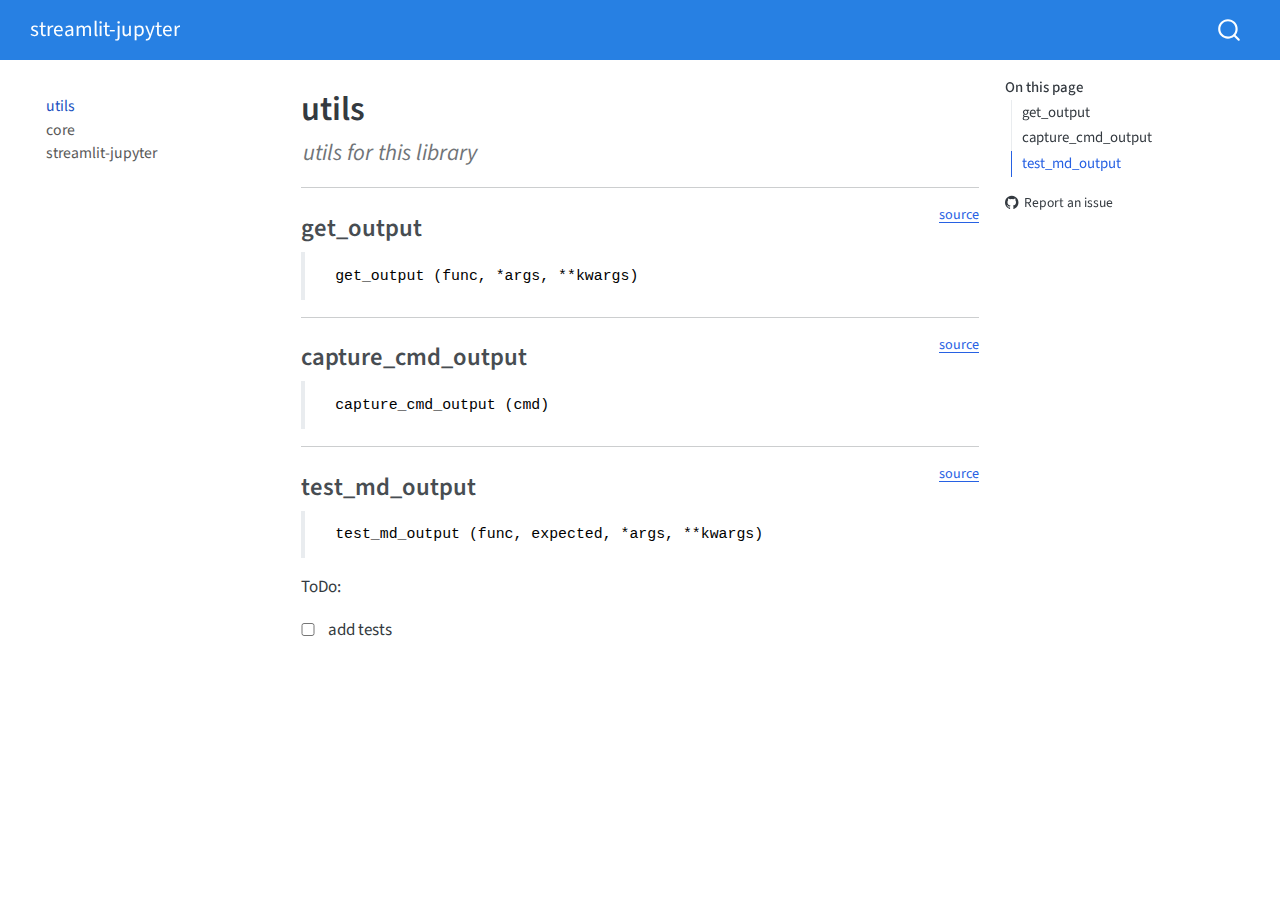
<file: utils.html>
<!DOCTYPE html>
<html xmlns="http://www.w3.org/1999/xhtml" lang="en" xml:lang="en"><head>

<meta charset="utf-8">
<meta name="generator" content="quarto-1.5.56">

<meta name="viewport" content="width=device-width, initial-scale=1.0, user-scalable=yes">

<meta name="description" content="utils for this library">

<title>utils – streamlit-jupyter</title>
<style>
code{white-space: pre-wrap;}
span.smallcaps{font-variant: small-caps;}
div.columns{display: flex; gap: min(4vw, 1.5em);}
div.column{flex: auto; overflow-x: auto;}
div.hanging-indent{margin-left: 1.5em; text-indent: -1.5em;}
ul.task-list{list-style: none;}
ul.task-list li input[type="checkbox"] {
  width: 0.8em;
  margin: 0 0.8em 0.2em -1em; /* quarto-specific, see https://github.com/quarto-dev/quarto-cli/issues/4556 */ 
  vertical-align: middle;
}
</style>


<script src="site_libs/quarto-nav/quarto-nav.js"></script>
<script src="site_libs/quarto-nav/headroom.min.js"></script>
<script src="site_libs/clipboard/clipboard.min.js"></script>
<script src="site_libs/quarto-search/autocomplete.umd.js"></script>
<script src="site_libs/quarto-search/fuse.min.js"></script>
<script src="site_libs/quarto-search/quarto-search.js"></script>
<meta name="quarto:offset" content="./">
<script src="site_libs/quarto-html/quarto.js"></script>
<script src="site_libs/quarto-html/popper.min.js"></script>
<script src="site_libs/quarto-html/tippy.umd.min.js"></script>
<script src="site_libs/quarto-html/anchor.min.js"></script>
<link href="site_libs/quarto-html/tippy.css" rel="stylesheet">
<link href="site_libs/quarto-html/quarto-syntax-highlighting.css" rel="stylesheet" id="quarto-text-highlighting-styles">
<script src="site_libs/bootstrap/bootstrap.min.js"></script>
<link href="site_libs/bootstrap/bootstrap-icons.css" rel="stylesheet">
<link href="site_libs/bootstrap/bootstrap.min.css" rel="stylesheet" id="quarto-bootstrap" data-mode="light">
<script id="quarto-search-options" type="application/json">{
  "location": "navbar",
  "copy-button": false,
  "collapse-after": 3,
  "panel-placement": "end",
  "type": "overlay",
  "limit": 50,
  "keyboard-shortcut": [
    "f",
    "/",
    "s"
  ],
  "show-item-context": false,
  "language": {
    "search-no-results-text": "No results",
    "search-matching-documents-text": "matching documents",
    "search-copy-link-title": "Copy link to search",
    "search-hide-matches-text": "Hide additional matches",
    "search-more-match-text": "more match in this document",
    "search-more-matches-text": "more matches in this document",
    "search-clear-button-title": "Clear",
    "search-text-placeholder": "",
    "search-detached-cancel-button-title": "Cancel",
    "search-submit-button-title": "Submit",
    "search-label": "Search"
  }
}</script>


<link rel="stylesheet" href="styles.css">
<meta property="og:title" content="utils – streamlit-jupyter">
<meta property="og:description" content="utils for this library">
<meta property="og:site_name" content="streamlit-jupyter">
<meta name="twitter:title" content="utils – streamlit-jupyter">
<meta name="twitter:description" content="utils for this library">
<meta name="twitter:card" content="summary">
</head>

<body class="nav-sidebar floating nav-fixed">

<div id="quarto-search-results"></div>
  <header id="quarto-header" class="headroom fixed-top">
    <nav class="navbar navbar-expand-lg " data-bs-theme="dark">
      <div class="navbar-container container-fluid">
      <div class="navbar-brand-container mx-auto">
    <a class="navbar-brand" href="./index.html">
    <span class="navbar-title">streamlit-jupyter</span>
    </a>
  </div>
        <div class="quarto-navbar-tools tools-end">
</div>
          <div id="quarto-search" class="" title="Search"></div>
      </div> <!-- /container-fluid -->
    </nav>
  <nav class="quarto-secondary-nav">
    <div class="container-fluid d-flex">
      <button type="button" class="quarto-btn-toggle btn" data-bs-toggle="collapse" role="button" data-bs-target=".quarto-sidebar-collapse-item" aria-controls="quarto-sidebar" aria-expanded="false" aria-label="Toggle sidebar navigation" onclick="if (window.quartoToggleHeadroom) { window.quartoToggleHeadroom(); }">
        <i class="bi bi-layout-text-sidebar-reverse"></i>
      </button>
        <nav class="quarto-page-breadcrumbs" aria-label="breadcrumb"><ol class="breadcrumb"><li class="breadcrumb-item"><a href="./utils.html">utils</a></li></ol></nav>
        <a class="flex-grow-1" role="navigation" data-bs-toggle="collapse" data-bs-target=".quarto-sidebar-collapse-item" aria-controls="quarto-sidebar" aria-expanded="false" aria-label="Toggle sidebar navigation" onclick="if (window.quartoToggleHeadroom) { window.quartoToggleHeadroom(); }">      
        </a>
    </div>
  </nav>
</header>
<!-- content -->
<div id="quarto-content" class="quarto-container page-columns page-rows-contents page-layout-article page-navbar">
<!-- sidebar -->
  <nav id="quarto-sidebar" class="sidebar collapse collapse-horizontal quarto-sidebar-collapse-item sidebar-navigation floating overflow-auto">
    <div class="sidebar-menu-container"> 
    <ul class="list-unstyled mt-1">
        <li class="sidebar-item">
  <div class="sidebar-item-container"> 
  <a href="./utils.html" class="sidebar-item-text sidebar-link active">
 <span class="menu-text">utils</span></a>
  </div>
</li>
        <li class="sidebar-item">
  <div class="sidebar-item-container"> 
  <a href="./core.html" class="sidebar-item-text sidebar-link">
 <span class="menu-text">core</span></a>
  </div>
</li>
        <li class="sidebar-item">
  <div class="sidebar-item-container"> 
  <a href="./readme.html" class="sidebar-item-text sidebar-link">
 <span class="menu-text">streamlit-jupyter</span></a>
  </div>
</li>
    </ul>
    </div>
</nav>
<div id="quarto-sidebar-glass" class="quarto-sidebar-collapse-item" data-bs-toggle="collapse" data-bs-target=".quarto-sidebar-collapse-item"></div>
<!-- margin-sidebar -->
    <div id="quarto-margin-sidebar" class="sidebar margin-sidebar">
        <nav id="TOC" role="doc-toc" class="toc-active">
    <h2 id="toc-title">On this page</h2>
   
  <ul>
  <li><a href="#get_output" id="toc-get_output" class="nav-link active" data-scroll-target="#get_output">get_output</a></li>
  <li><a href="#capture_cmd_output" id="toc-capture_cmd_output" class="nav-link" data-scroll-target="#capture_cmd_output">capture_cmd_output</a></li>
  <li><a href="#test_md_output" id="toc-test_md_output" class="nav-link" data-scroll-target="#test_md_output">test_md_output</a></li>
  </ul>
<div class="toc-actions"><ul><li><a href="https://github.com/ddobrinskiy/streamlit-jupyter/issues/new" class="toc-action"><i class="bi bi-github"></i>Report an issue</a></li></ul></div></nav>
    </div>
<!-- main -->
<main class="content" id="quarto-document-content">

<header id="title-block-header" class="quarto-title-block default">
<div class="quarto-title">
<h1 class="title">utils</h1>
</div>

<div>
  <div class="description">
    utils for this library
  </div>
</div>


<div class="quarto-title-meta">

    
  
    
  </div>
  


</header>


<!-- WARNING: THIS FILE WAS AUTOGENERATED! DO NOT EDIT! -->
<hr>
<p><a href="https://github.com/ddobrinskiy/streamlit-jupyter/blob/master/streamlit_jupyter/utils.py#L11" target="_blank" style="float:right; font-size:smaller">source</a></p>
<section id="get_output" class="level3">
<h3 class="anchored" data-anchor-id="get_output">get_output</h3>
<blockquote class="blockquote">
<pre><code> get_output (func, *args, **kwargs)</code></pre>
</blockquote>
<hr>
<p><a href="https://github.com/ddobrinskiy/streamlit-jupyter/blob/master/streamlit_jupyter/utils.py#L18" target="_blank" style="float:right; font-size:smaller">source</a></p>
</section>
<section id="capture_cmd_output" class="level3">
<h3 class="anchored" data-anchor-id="capture_cmd_output">capture_cmd_output</h3>
<blockquote class="blockquote">
<pre><code> capture_cmd_output (cmd)</code></pre>
</blockquote>
<hr>
<p><a href="https://github.com/ddobrinskiy/streamlit-jupyter/blob/master/streamlit_jupyter/utils.py#L24" target="_blank" style="float:right; font-size:smaller">source</a></p>
</section>
<section id="test_md_output" class="level3">
<h3 class="anchored" data-anchor-id="test_md_output">test_md_output</h3>
<blockquote class="blockquote">
<pre><code> test_md_output (func, expected, *args, **kwargs)</code></pre>
</blockquote>
<p>ToDo:</p>
<ul class="task-list">
<li><label><input type="checkbox">add tests</label></li>
</ul>


</section>

</main> <!-- /main -->
<script id="quarto-html-after-body" type="application/javascript">
window.document.addEventListener("DOMContentLoaded", function (event) {
  const toggleBodyColorMode = (bsSheetEl) => {
    const mode = bsSheetEl.getAttribute("data-mode");
    const bodyEl = window.document.querySelector("body");
    if (mode === "dark") {
      bodyEl.classList.add("quarto-dark");
      bodyEl.classList.remove("quarto-light");
    } else {
      bodyEl.classList.add("quarto-light");
      bodyEl.classList.remove("quarto-dark");
    }
  }
  const toggleBodyColorPrimary = () => {
    const bsSheetEl = window.document.querySelector("link#quarto-bootstrap");
    if (bsSheetEl) {
      toggleBodyColorMode(bsSheetEl);
    }
  }
  toggleBodyColorPrimary();  
  const icon = "";
  const anchorJS = new window.AnchorJS();
  anchorJS.options = {
    placement: 'right',
    icon: icon
  };
  anchorJS.add('.anchored');
  const isCodeAnnotation = (el) => {
    for (const clz of el.classList) {
      if (clz.startsWith('code-annotation-')) {                     
        return true;
      }
    }
    return false;
  }
  const onCopySuccess = function(e) {
    // button target
    const button = e.trigger;
    // don't keep focus
    button.blur();
    // flash "checked"
    button.classList.add('code-copy-button-checked');
    var currentTitle = button.getAttribute("title");
    button.setAttribute("title", "Copied!");
    let tooltip;
    if (window.bootstrap) {
      button.setAttribute("data-bs-toggle", "tooltip");
      button.setAttribute("data-bs-placement", "left");
      button.setAttribute("data-bs-title", "Copied!");
      tooltip = new bootstrap.Tooltip(button, 
        { trigger: "manual", 
          customClass: "code-copy-button-tooltip",
          offset: [0, -8]});
      tooltip.show();    
    }
    setTimeout(function() {
      if (tooltip) {
        tooltip.hide();
        button.removeAttribute("data-bs-title");
        button.removeAttribute("data-bs-toggle");
        button.removeAttribute("data-bs-placement");
      }
      button.setAttribute("title", currentTitle);
      button.classList.remove('code-copy-button-checked');
    }, 1000);
    // clear code selection
    e.clearSelection();
  }
  const getTextToCopy = function(trigger) {
      const codeEl = trigger.previousElementSibling.cloneNode(true);
      for (const childEl of codeEl.children) {
        if (isCodeAnnotation(childEl)) {
          childEl.remove();
        }
      }
      return codeEl.innerText;
  }
  const clipboard = new window.ClipboardJS('.code-copy-button:not([data-in-quarto-modal])', {
    text: getTextToCopy
  });
  clipboard.on('success', onCopySuccess);
  if (window.document.getElementById('quarto-embedded-source-code-modal')) {
    // For code content inside modals, clipBoardJS needs to be initialized with a container option
    // TODO: Check when it could be a function (https://github.com/zenorocha/clipboard.js/issues/860)
    const clipboardModal = new window.ClipboardJS('.code-copy-button[data-in-quarto-modal]', {
      text: getTextToCopy,
      container: window.document.getElementById('quarto-embedded-source-code-modal')
    });
    clipboardModal.on('success', onCopySuccess);
  }
    var localhostRegex = new RegExp(/^(?:http|https):\/\/localhost\:?[0-9]*\//);
    var mailtoRegex = new RegExp(/^mailto:/);
      var filterRegex = new RegExp("https:\/\/ddobrinskiy\.github\.io\/streamlit-jupyter");
    var isInternal = (href) => {
        return filterRegex.test(href) || localhostRegex.test(href) || mailtoRegex.test(href);
    }
    // Inspect non-navigation links and adorn them if external
 	var links = window.document.querySelectorAll('a[href]:not(.nav-link):not(.navbar-brand):not(.toc-action):not(.sidebar-link):not(.sidebar-item-toggle):not(.pagination-link):not(.no-external):not([aria-hidden]):not(.dropdown-item):not(.quarto-navigation-tool):not(.about-link)');
    for (var i=0; i<links.length; i++) {
      const link = links[i];
      if (!isInternal(link.href)) {
        // undo the damage that might have been done by quarto-nav.js in the case of
        // links that we want to consider external
        if (link.dataset.originalHref !== undefined) {
          link.href = link.dataset.originalHref;
        }
      }
    }
  function tippyHover(el, contentFn, onTriggerFn, onUntriggerFn) {
    const config = {
      allowHTML: true,
      maxWidth: 500,
      delay: 100,
      arrow: false,
      appendTo: function(el) {
          return el.parentElement;
      },
      interactive: true,
      interactiveBorder: 10,
      theme: 'quarto',
      placement: 'bottom-start',
    };
    if (contentFn) {
      config.content = contentFn;
    }
    if (onTriggerFn) {
      config.onTrigger = onTriggerFn;
    }
    if (onUntriggerFn) {
      config.onUntrigger = onUntriggerFn;
    }
    window.tippy(el, config); 
  }
  const noterefs = window.document.querySelectorAll('a[role="doc-noteref"]');
  for (var i=0; i<noterefs.length; i++) {
    const ref = noterefs[i];
    tippyHover(ref, function() {
      // use id or data attribute instead here
      let href = ref.getAttribute('data-footnote-href') || ref.getAttribute('href');
      try { href = new URL(href).hash; } catch {}
      const id = href.replace(/^#\/?/, "");
      const note = window.document.getElementById(id);
      if (note) {
        return note.innerHTML;
      } else {
        return "";
      }
    });
  }
  const xrefs = window.document.querySelectorAll('a.quarto-xref');
  const processXRef = (id, note) => {
    // Strip column container classes
    const stripColumnClz = (el) => {
      el.classList.remove("page-full", "page-columns");
      if (el.children) {
        for (const child of el.children) {
          stripColumnClz(child);
        }
      }
    }
    stripColumnClz(note)
    if (id === null || id.startsWith('sec-')) {
      // Special case sections, only their first couple elements
      const container = document.createElement("div");
      if (note.children && note.children.length > 2) {
        container.appendChild(note.children[0].cloneNode(true));
        for (let i = 1; i < note.children.length; i++) {
          const child = note.children[i];
          if (child.tagName === "P" && child.innerText === "") {
            continue;
          } else {
            container.appendChild(child.cloneNode(true));
            break;
          }
        }
        if (window.Quarto?.typesetMath) {
          window.Quarto.typesetMath(container);
        }
        return container.innerHTML
      } else {
        if (window.Quarto?.typesetMath) {
          window.Quarto.typesetMath(note);
        }
        return note.innerHTML;
      }
    } else {
      // Remove any anchor links if they are present
      const anchorLink = note.querySelector('a.anchorjs-link');
      if (anchorLink) {
        anchorLink.remove();
      }
      if (window.Quarto?.typesetMath) {
        window.Quarto.typesetMath(note);
      }
      // TODO in 1.5, we should make sure this works without a callout special case
      if (note.classList.contains("callout")) {
        return note.outerHTML;
      } else {
        return note.innerHTML;
      }
    }
  }
  for (var i=0; i<xrefs.length; i++) {
    const xref = xrefs[i];
    tippyHover(xref, undefined, function(instance) {
      instance.disable();
      let url = xref.getAttribute('href');
      let hash = undefined; 
      if (url.startsWith('#')) {
        hash = url;
      } else {
        try { hash = new URL(url).hash; } catch {}
      }
      if (hash) {
        const id = hash.replace(/^#\/?/, "");
        const note = window.document.getElementById(id);
        if (note !== null) {
          try {
            const html = processXRef(id, note.cloneNode(true));
            instance.setContent(html);
          } finally {
            instance.enable();
            instance.show();
          }
        } else {
          // See if we can fetch this
          fetch(url.split('#')[0])
          .then(res => res.text())
          .then(html => {
            const parser = new DOMParser();
            const htmlDoc = parser.parseFromString(html, "text/html");
            const note = htmlDoc.getElementById(id);
            if (note !== null) {
              const html = processXRef(id, note);
              instance.setContent(html);
            } 
          }).finally(() => {
            instance.enable();
            instance.show();
          });
        }
      } else {
        // See if we can fetch a full url (with no hash to target)
        // This is a special case and we should probably do some content thinning / targeting
        fetch(url)
        .then(res => res.text())
        .then(html => {
          const parser = new DOMParser();
          const htmlDoc = parser.parseFromString(html, "text/html");
          const note = htmlDoc.querySelector('main.content');
          if (note !== null) {
            // This should only happen for chapter cross references
            // (since there is no id in the URL)
            // remove the first header
            if (note.children.length > 0 && note.children[0].tagName === "HEADER") {
              note.children[0].remove();
            }
            const html = processXRef(null, note);
            instance.setContent(html);
          } 
        }).finally(() => {
          instance.enable();
          instance.show();
        });
      }
    }, function(instance) {
    });
  }
      let selectedAnnoteEl;
      const selectorForAnnotation = ( cell, annotation) => {
        let cellAttr = 'data-code-cell="' + cell + '"';
        let lineAttr = 'data-code-annotation="' +  annotation + '"';
        const selector = 'span[' + cellAttr + '][' + lineAttr + ']';
        return selector;
      }
      const selectCodeLines = (annoteEl) => {
        const doc = window.document;
        const targetCell = annoteEl.getAttribute("data-target-cell");
        const targetAnnotation = annoteEl.getAttribute("data-target-annotation");
        const annoteSpan = window.document.querySelector(selectorForAnnotation(targetCell, targetAnnotation));
        const lines = annoteSpan.getAttribute("data-code-lines").split(",");
        const lineIds = lines.map((line) => {
          return targetCell + "-" + line;
        })
        let top = null;
        let height = null;
        let parent = null;
        if (lineIds.length > 0) {
            //compute the position of the single el (top and bottom and make a div)
            const el = window.document.getElementById(lineIds[0]);
            top = el.offsetTop;
            height = el.offsetHeight;
            parent = el.parentElement.parentElement;
          if (lineIds.length > 1) {
            const lastEl = window.document.getElementById(lineIds[lineIds.length - 1]);
            const bottom = lastEl.offsetTop + lastEl.offsetHeight;
            height = bottom - top;
          }
          if (top !== null && height !== null && parent !== null) {
            // cook up a div (if necessary) and position it 
            let div = window.document.getElementById("code-annotation-line-highlight");
            if (div === null) {
              div = window.document.createElement("div");
              div.setAttribute("id", "code-annotation-line-highlight");
              div.style.position = 'absolute';
              parent.appendChild(div);
            }
            div.style.top = top - 2 + "px";
            div.style.height = height + 4 + "px";
            div.style.left = 0;
            let gutterDiv = window.document.getElementById("code-annotation-line-highlight-gutter");
            if (gutterDiv === null) {
              gutterDiv = window.document.createElement("div");
              gutterDiv.setAttribute("id", "code-annotation-line-highlight-gutter");
              gutterDiv.style.position = 'absolute';
              const codeCell = window.document.getElementById(targetCell);
              const gutter = codeCell.querySelector('.code-annotation-gutter');
              gutter.appendChild(gutterDiv);
            }
            gutterDiv.style.top = top - 2 + "px";
            gutterDiv.style.height = height + 4 + "px";
          }
          selectedAnnoteEl = annoteEl;
        }
      };
      const unselectCodeLines = () => {
        const elementsIds = ["code-annotation-line-highlight", "code-annotation-line-highlight-gutter"];
        elementsIds.forEach((elId) => {
          const div = window.document.getElementById(elId);
          if (div) {
            div.remove();
          }
        });
        selectedAnnoteEl = undefined;
      };
        // Handle positioning of the toggle
    window.addEventListener(
      "resize",
      throttle(() => {
        elRect = undefined;
        if (selectedAnnoteEl) {
          selectCodeLines(selectedAnnoteEl);
        }
      }, 10)
    );
    function throttle(fn, ms) {
    let throttle = false;
    let timer;
      return (...args) => {
        if(!throttle) { // first call gets through
            fn.apply(this, args);
            throttle = true;
        } else { // all the others get throttled
            if(timer) clearTimeout(timer); // cancel #2
            timer = setTimeout(() => {
              fn.apply(this, args);
              timer = throttle = false;
            }, ms);
        }
      };
    }
      // Attach click handler to the DT
      const annoteDls = window.document.querySelectorAll('dt[data-target-cell]');
      for (const annoteDlNode of annoteDls) {
        annoteDlNode.addEventListener('click', (event) => {
          const clickedEl = event.target;
          if (clickedEl !== selectedAnnoteEl) {
            unselectCodeLines();
            const activeEl = window.document.querySelector('dt[data-target-cell].code-annotation-active');
            if (activeEl) {
              activeEl.classList.remove('code-annotation-active');
            }
            selectCodeLines(clickedEl);
            clickedEl.classList.add('code-annotation-active');
          } else {
            // Unselect the line
            unselectCodeLines();
            clickedEl.classList.remove('code-annotation-active');
          }
        });
      }
  const findCites = (el) => {
    const parentEl = el.parentElement;
    if (parentEl) {
      const cites = parentEl.dataset.cites;
      if (cites) {
        return {
          el,
          cites: cites.split(' ')
        };
      } else {
        return findCites(el.parentElement)
      }
    } else {
      return undefined;
    }
  };
  var bibliorefs = window.document.querySelectorAll('a[role="doc-biblioref"]');
  for (var i=0; i<bibliorefs.length; i++) {
    const ref = bibliorefs[i];
    const citeInfo = findCites(ref);
    if (citeInfo) {
      tippyHover(citeInfo.el, function() {
        var popup = window.document.createElement('div');
        citeInfo.cites.forEach(function(cite) {
          var citeDiv = window.document.createElement('div');
          citeDiv.classList.add('hanging-indent');
          citeDiv.classList.add('csl-entry');
          var biblioDiv = window.document.getElementById('ref-' + cite);
          if (biblioDiv) {
            citeDiv.innerHTML = biblioDiv.innerHTML;
          }
          popup.appendChild(citeDiv);
        });
        return popup.innerHTML;
      });
    }
  }
});
</script>
</div> <!-- /content -->




<footer class="footer"><div class="nav-footer"><div class="nav-footer-center"><div class="toc-actions d-sm-block d-md-none"><ul><li><a href="https://github.com/ddobrinskiy/streamlit-jupyter/issues/new" class="toc-action"><i class="bi bi-github"></i>Report an issue</a></li></ul></div></div></div></footer></body></html>
</file>
<file: site_libs/quarto-html/tippy.css>
.tippy-box[data-animation=fade][data-state=hidden]{opacity:0}[data-tippy-root]{max-width:calc(100vw - 10px)}.tippy-box{position:relative;background-color:#333;color:#fff;border-radius:4px;font-size:14px;line-height:1.4;white-space:normal;outline:0;transition-property:transform,visibility,opacity}.tippy-box[data-placement^=top]>.tippy-arrow{bottom:0}.tippy-box[data-placement^=top]>.tippy-arrow:before{bottom:-7px;left:0;border-width:8px 8px 0;border-top-color:initial;transform-origin:center top}.tippy-box[data-placement^=bottom]>.tippy-arrow{top:0}.tippy-box[data-placement^=bottom]>.tippy-arrow:before{top:-7px;left:0;border-width:0 8px 8px;border-bottom-color:initial;transform-origin:center bottom}.tippy-box[data-placement^=left]>.tippy-arrow{right:0}.tippy-box[data-placement^=left]>.tippy-arrow:before{border-width:8px 0 8px 8px;border-left-color:initial;right:-7px;transform-origin:center left}.tippy-box[data-placement^=right]>.tippy-arrow{left:0}.tippy-box[data-placement^=right]>.tippy-arrow:before{left:-7px;border-width:8px 8px 8px 0;border-right-color:initial;transform-origin:center right}.tippy-box[data-inertia][data-state=visible]{transition-timing-function:cubic-bezier(.54,1.5,.38,1.11)}.tippy-arrow{width:16px;height:16px;color:#333}.tippy-arrow:before{content:"";position:absolute;border-color:transparent;border-style:solid}.tippy-content{position:relative;padding:5px 9px;z-index:1}
</file>
<file: site_libs/quarto-html/quarto-syntax-highlighting.css>
/* quarto syntax highlight colors */
:root {
  --quarto-hl-ot-color: #003B4F;
  --quarto-hl-at-color: #657422;
  --quarto-hl-ss-color: #20794D;
  --quarto-hl-an-color: #5E5E5E;
  --quarto-hl-fu-color: #4758AB;
  --quarto-hl-st-color: #20794D;
  --quarto-hl-cf-color: #003B4F;
  --quarto-hl-op-color: #5E5E5E;
  --quarto-hl-er-color: #AD0000;
  --quarto-hl-bn-color: #AD0000;
  --quarto-hl-al-color: #AD0000;
  --quarto-hl-va-color: #111111;
  --quarto-hl-bu-color: inherit;
  --quarto-hl-ex-color: inherit;
  --quarto-hl-pp-color: #AD0000;
  --quarto-hl-in-color: #5E5E5E;
  --quarto-hl-vs-color: #20794D;
  --quarto-hl-wa-color: #5E5E5E;
  --quarto-hl-do-color: #5E5E5E;
  --quarto-hl-im-color: #00769E;
  --quarto-hl-ch-color: #20794D;
  --quarto-hl-dt-color: #AD0000;
  --quarto-hl-fl-color: #AD0000;
  --quarto-hl-co-color: #5E5E5E;
  --quarto-hl-cv-color: #5E5E5E;
  --quarto-hl-cn-color: #8f5902;
  --quarto-hl-sc-color: #5E5E5E;
  --quarto-hl-dv-color: #AD0000;
  --quarto-hl-kw-color: #003B4F;
}

/* other quarto variables */
:root {
  --quarto-font-monospace: SFMono-Regular, Menlo, Monaco, Consolas, "Liberation Mono", "Courier New", monospace;
}

pre > code.sourceCode > span {
  color: #003B4F;
}

code span {
  color: #003B4F;
}

code.sourceCode > span {
  color: #003B4F;
}

div.sourceCode,
div.sourceCode pre.sourceCode {
  color: #003B4F;
}

code span.ot {
  color: #003B4F;
  font-style: inherit;
}

code span.at {
  color: #657422;
  font-style: inherit;
}

code span.ss {
  color: #20794D;
  font-style: inherit;
}

code span.an {
  color: #5E5E5E;
  font-style: inherit;
}

code span.fu {
  color: #4758AB;
  font-style: inherit;
}

code span.st {
  color: #20794D;
  font-style: inherit;
}

code span.cf {
  color: #003B4F;
  font-weight: bold;
  font-style: inherit;
}

code span.op {
  color: #5E5E5E;
  font-style: inherit;
}

code span.er {
  color: #AD0000;
  font-style: inherit;
}

code span.bn {
  color: #AD0000;
  font-style: inherit;
}

code span.al {
  color: #AD0000;
  font-style: inherit;
}

code span.va {
  color: #111111;
  font-style: inherit;
}

code span.bu {
  font-style: inherit;
}

code span.ex {
  font-style: inherit;
}

code span.pp {
  color: #AD0000;
  font-style: inherit;
}

code span.in {
  color: #5E5E5E;
  font-style: inherit;
}

code span.vs {
  color: #20794D;
  font-style: inherit;
}

code span.wa {
  color: #5E5E5E;
  font-style: italic;
}

code span.do {
  color: #5E5E5E;
  font-style: italic;
}

code span.im {
  color: #00769E;
  font-style: inherit;
}

code span.ch {
  color: #20794D;
  font-style: inherit;
}

code span.dt {
  color: #AD0000;
  font-style: inherit;
}

code span.fl {
  color: #AD0000;
  font-style: inherit;
}

code span.co {
  color: #5E5E5E;
  font-style: inherit;
}

code span.cv {
  color: #5E5E5E;
  font-style: italic;
}

code span.cn {
  color: #8f5902;
  font-style: inherit;
}

code span.sc {
  color: #5E5E5E;
  font-style: inherit;
}

code span.dv {
  color: #AD0000;
  font-style: inherit;
}

code span.kw {
  color: #003B4F;
  font-weight: bold;
  font-style: inherit;
}

.prevent-inlining {
  content: "</";
}

/*# sourceMappingURL=debc5d5d77c3f9108843748ff7464032.css.map */
</file>
<file: styles.css>
.cell {
  margin-bottom: 1rem;
}

.cell > .sourceCode {
  margin-bottom: 0;
}

.cell-output > pre {
  margin-bottom: 0;
}

.cell-output > pre, .cell-output > .sourceCode > pre, .cell-output-stdout > pre {
  margin-left: 0.8rem;
  margin-top: 0;
  background: none;
  border-left: 2px solid lightsalmon;
  border-top-left-radius: 0;
  border-top-right-radius: 0;
}

.cell-output > .sourceCode {
  border: none;
}

.cell-output > .sourceCode {
  background: none;
  margin-top: 0;
}

div.description {
  padding-left: 2px;
  padding-top: 5px;
  font-style: italic;
  font-size: 135%;
  opacity: 70%;
}
</file>
